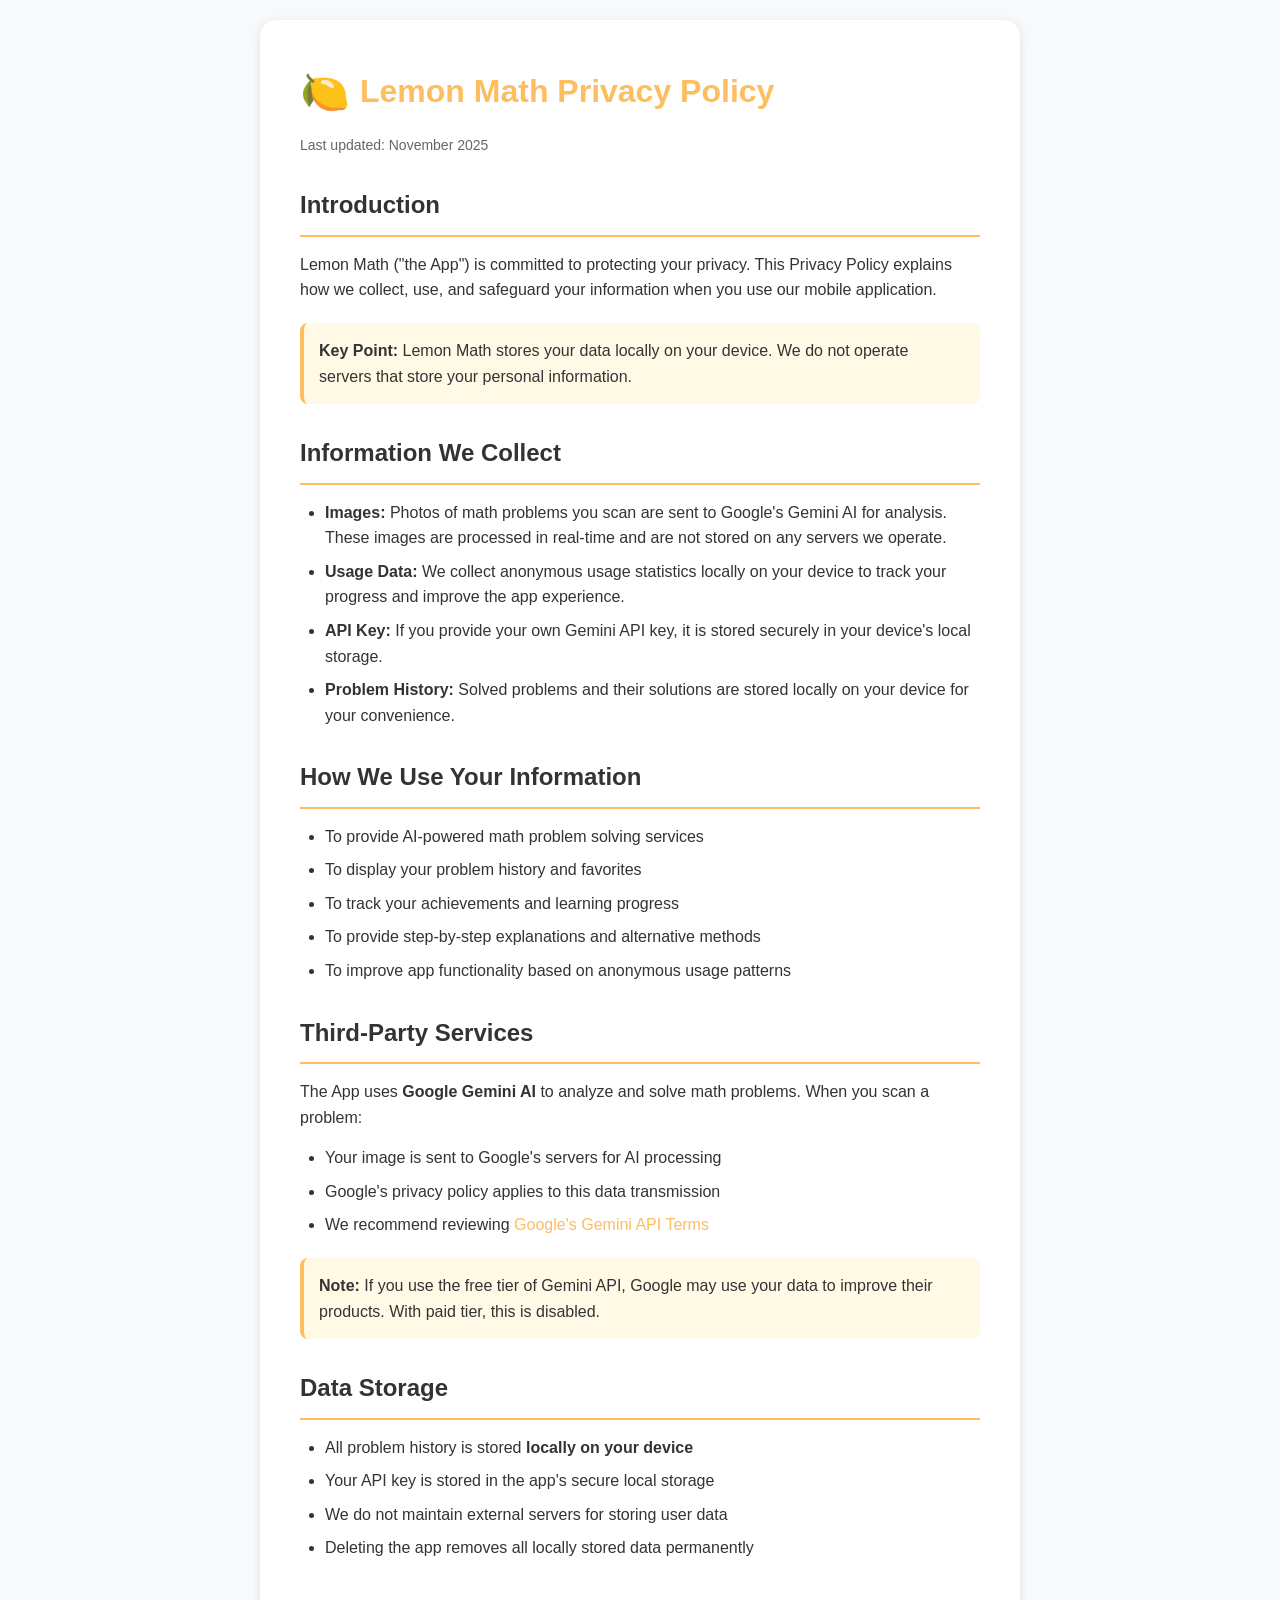
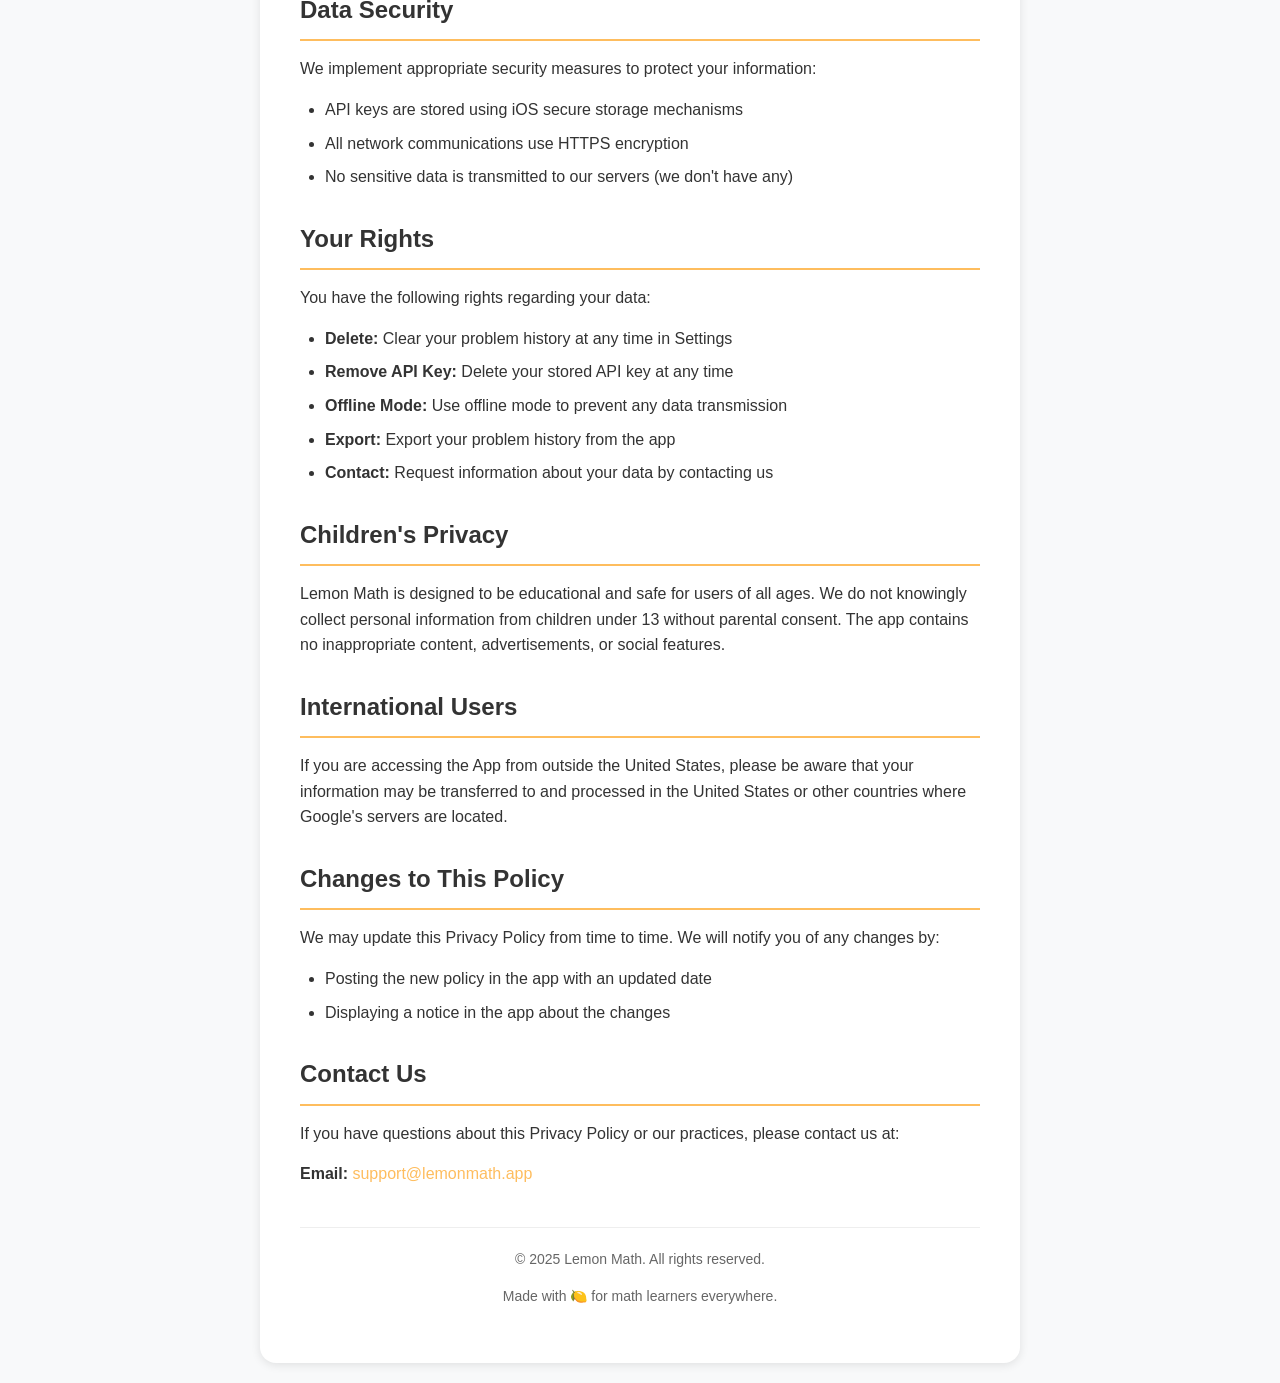
<file: AppStore/privacy-policy.html>
<!DOCTYPE html>
<html lang="en">
<head>
    <meta charset="UTF-8">
    <meta name="viewport" content="width=device-width, initial-scale=1.0">
    <title>Lemon Math - Privacy Policy</title>
    <style>
        * {
            margin: 0;
            padding: 0;
            box-sizing: border-box;
        }
        body {
            font-family: -apple-system, BlinkMacSystemFont, 'Segoe UI', Roboto, Oxygen, Ubuntu, sans-serif;
            line-height: 1.6;
            color: #333;
            max-width: 800px;
            margin: 0 auto;
            padding: 20px;
            background: #f8f9fa;
        }
        .container {
            background: white;
            padding: 40px;
            border-radius: 16px;
            box-shadow: 0 2px 10px rgba(0,0,0,0.1);
        }
        h1 {
            color: #FEBD5E;
            margin-bottom: 10px;
            display: flex;
            align-items: center;
            gap: 10px;
        }
        .emoji {
            font-size: 40px;
        }
        .last-updated {
            color: #666;
            font-size: 14px;
            margin-bottom: 30px;
        }
        h2 {
            color: #333;
            margin-top: 30px;
            margin-bottom: 15px;
            padding-bottom: 10px;
            border-bottom: 2px solid #FEBD5E;
        }
        p {
            margin-bottom: 15px;
        }
        ul {
            margin-bottom: 15px;
            padding-left: 25px;
        }
        li {
            margin-bottom: 8px;
        }
        a {
            color: #FEBD5E;
            text-decoration: none;
        }
        a:hover {
            text-decoration: underline;
        }
        .highlight {
            background: #FFF9E6;
            padding: 15px;
            border-radius: 8px;
            border-left: 4px solid #FEBD5E;
            margin: 20px 0;
        }
        .footer {
            margin-top: 40px;
            padding-top: 20px;
            border-top: 1px solid #eee;
            text-align: center;
            color: #666;
            font-size: 14px;
        }
        @media (max-width: 600px) {
            body {
                padding: 10px;
            }
            .container {
                padding: 20px;
            }
        }
    </style>
</head>
<body>
    <div class="container">
        <h1><span class="emoji">🍋</span> Lemon Math Privacy Policy</h1>
        <p class="last-updated">Last updated: November 2025</p>

        <h2>Introduction</h2>
        <p>Lemon Math ("the App") is committed to protecting your privacy. This Privacy Policy explains how we collect, use, and safeguard your information when you use our mobile application.</p>

        <div class="highlight">
            <strong>Key Point:</strong> Lemon Math stores your data locally on your device. We do not operate servers that store your personal information.
        </div>

        <h2>Information We Collect</h2>
        <ul>
            <li><strong>Images:</strong> Photos of math problems you scan are sent to Google's Gemini AI for analysis. These images are processed in real-time and are not stored on any servers we operate.</li>
            <li><strong>Usage Data:</strong> We collect anonymous usage statistics locally on your device to track your progress and improve the app experience.</li>
            <li><strong>API Key:</strong> If you provide your own Gemini API key, it is stored securely in your device's local storage.</li>
            <li><strong>Problem History:</strong> Solved problems and their solutions are stored locally on your device for your convenience.</li>
        </ul>

        <h2>How We Use Your Information</h2>
        <ul>
            <li>To provide AI-powered math problem solving services</li>
            <li>To display your problem history and favorites</li>
            <li>To track your achievements and learning progress</li>
            <li>To provide step-by-step explanations and alternative methods</li>
            <li>To improve app functionality based on anonymous usage patterns</li>
        </ul>

        <h2>Third-Party Services</h2>
        <p>The App uses <strong>Google Gemini AI</strong> to analyze and solve math problems. When you scan a problem:</p>
        <ul>
            <li>Your image is sent to Google's servers for AI processing</li>
            <li>Google's privacy policy applies to this data transmission</li>
            <li>We recommend reviewing <a href="https://ai.google.dev/gemini-api/terms" target="_blank">Google's Gemini API Terms</a></li>
        </ul>

        <div class="highlight">
            <strong>Note:</strong> If you use the free tier of Gemini API, Google may use your data to improve their products. With paid tier, this is disabled.
        </div>

        <h2>Data Storage</h2>
        <ul>
            <li>All problem history is stored <strong>locally on your device</strong></li>
            <li>Your API key is stored in the app's secure local storage</li>
            <li>We do not maintain external servers for storing user data</li>
            <li>Deleting the app removes all locally stored data permanently</li>
        </ul>

        <h2>Data Security</h2>
        <p>We implement appropriate security measures to protect your information:</p>
        <ul>
            <li>API keys are stored using iOS secure storage mechanisms</li>
            <li>All network communications use HTTPS encryption</li>
            <li>No sensitive data is transmitted to our servers (we don't have any)</li>
        </ul>

        <h2>Your Rights</h2>
        <p>You have the following rights regarding your data:</p>
        <ul>
            <li><strong>Delete:</strong> Clear your problem history at any time in Settings</li>
            <li><strong>Remove API Key:</strong> Delete your stored API key at any time</li>
            <li><strong>Offline Mode:</strong> Use offline mode to prevent any data transmission</li>
            <li><strong>Export:</strong> Export your problem history from the app</li>
            <li><strong>Contact:</strong> Request information about your data by contacting us</li>
        </ul>

        <h2>Children's Privacy</h2>
        <p>Lemon Math is designed to be educational and safe for users of all ages. We do not knowingly collect personal information from children under 13 without parental consent. The app contains no inappropriate content, advertisements, or social features.</p>

        <h2>International Users</h2>
        <p>If you are accessing the App from outside the United States, please be aware that your information may be transferred to and processed in the United States or other countries where Google's servers are located.</p>

        <h2>Changes to This Policy</h2>
        <p>We may update this Privacy Policy from time to time. We will notify you of any changes by:</p>
        <ul>
            <li>Posting the new policy in the app with an updated date</li>
            <li>Displaying a notice in the app about the changes</li>
        </ul>

        <h2>Contact Us</h2>
        <p>If you have questions about this Privacy Policy or our practices, please contact us at:</p>
        <p><strong>Email:</strong> <a href="mailto:support@lemonmath.app">support@lemonmath.app</a></p>

        <div class="footer">
            <p>© 2025 Lemon Math. All rights reserved.</p>
            <p>Made with 🍋 for math learners everywhere.</p>
        </div>
    </div>
</body>
</html>
</file>
